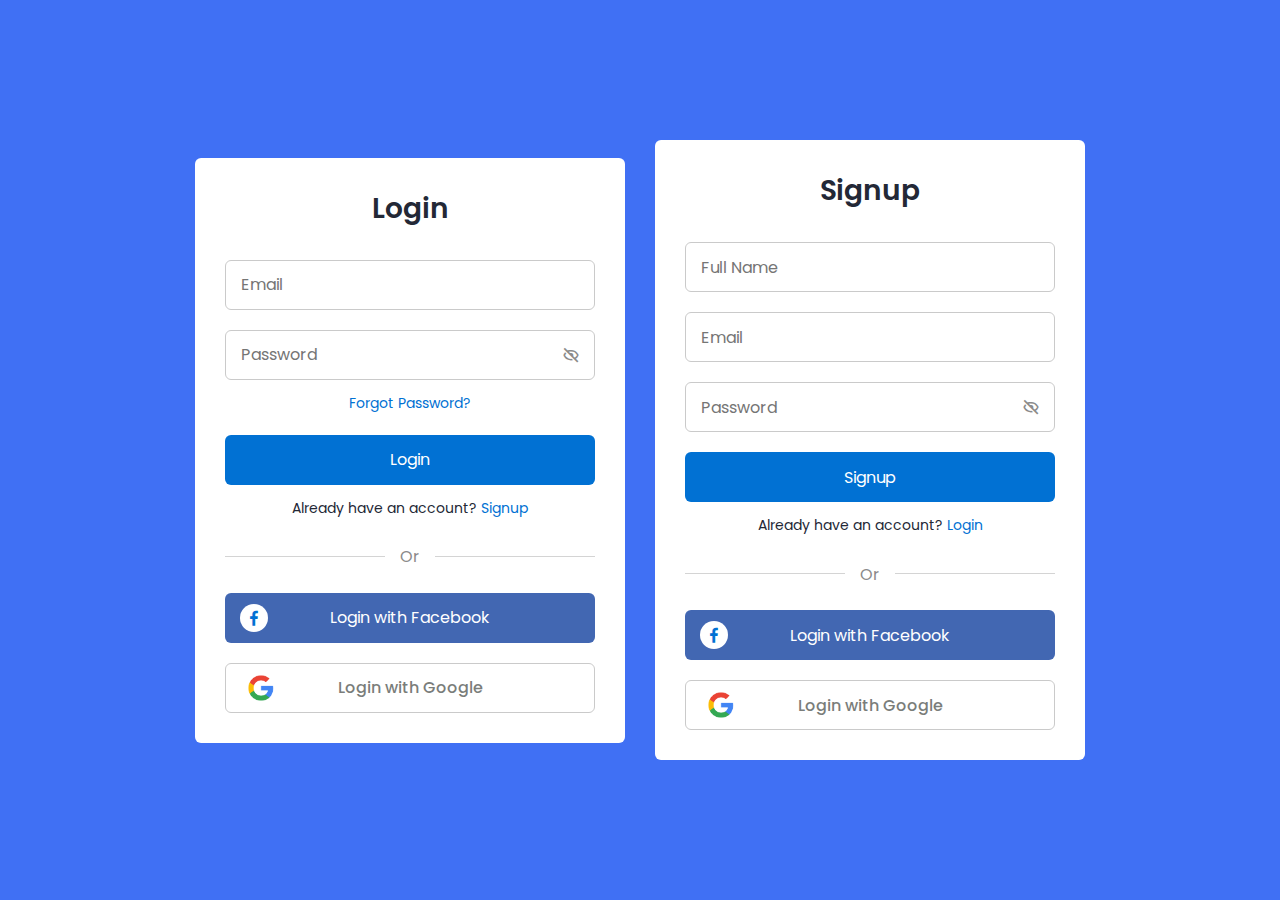
<file: Web Task 1/index.html>
<!DOCTYPE html>
<html lang="en">
<head>
    <meta charset="UTF-8">
    <meta http-equiv="X-UA-Compatible" content="IE=edge">
    <meta name="viewport" content="width=device-width, initial-scale=1.0">
    <title>Responsive Login and Signup Form</title>

    <link rel="stylesheet" href="css/styles.css">

    <link href='https://unpkg.com/boxicons@2.1.4/css/boxicons.min.css' rel='stylesheet'>

</head>
<body>
    <section class="container forms">
        <div class="form login">
            <div class="form-content">
                <header>Login</header>

                <form action="#">
                    <div class="field input-field">
                        <input type="email" placeholder="Email" class="input">
                    </div>

                    <div class="field input-field">
                        <input type="password" placeholder="Password" class="password">
                        <i class='bx bx-hide eye-icon'></i>
                    </div>

                    <div class="form-link">
                        <a href="#" class="forgot-pass">Forgot Password?</a>
                    </div>

                    <div class="field button-field">
                        <button>Login</button>
                    </div>

                </form>
                <div class="form-link">
                    <span>Already have an account? <a href="#" class="link signup-link">Signup</a></span>
                </div>
            </div>

            <div class="line"></div>

            <div class="media-options">
                <a href="#" class="field facebook">
                    <i class='bx bxl-facebook facebook-icon'></i>
                    <span>Login with Facebook</span>
                </a>
            </div>

            <div class="media-options">
                <a href="#" class="field google">
                    <img class="google-img" src="image/google1.png" alt="">
                    <span>Login with Google</span>
                </a>
            </div>
        </div>

        <!-- Signup Form -->

        <div class="form signup">
            <div class="form-content">
                <header>Signup</header>

                <form action="#">
                    <div class="field input-field">
                        <input type="text" placeholder="Full Name" class="input">
                    </div>

                    <div class="field input-field">
                        <input type="email" placeholder="Email" class="input">
                    </div>

                    <div class="field input-field">
                        <input type="password" placeholder="Password" class="password">
                        <i class='bx bx-hide eye-icon'></i>
                    </div>


                    <div class="field button-field">
                        <button>Signup</button>
                    </div>

                </form>
                <div class="form-link">
                    <span>Already have an account? <a href="#" class="link login-link">Login</a></span>
                </div>
            </div>

            <div class="line"></div>

            <div class="media-options">
                <a href="#" class="field facebook">
                    <i class='bx bxl-facebook facebook-icon'></i>
                    <span>Login with Facebook</span>
                </a>
            </div>

            <div class="media-options">
                <a href="#" class="field google">
                    <img class="google-img" src="image/google1.png" alt="">
                    <span>Login with Google</span>
                </a>
            </div>
        </div>
    </section>
    
    <script src="script.js"></script>
</body>
</html>
</file>
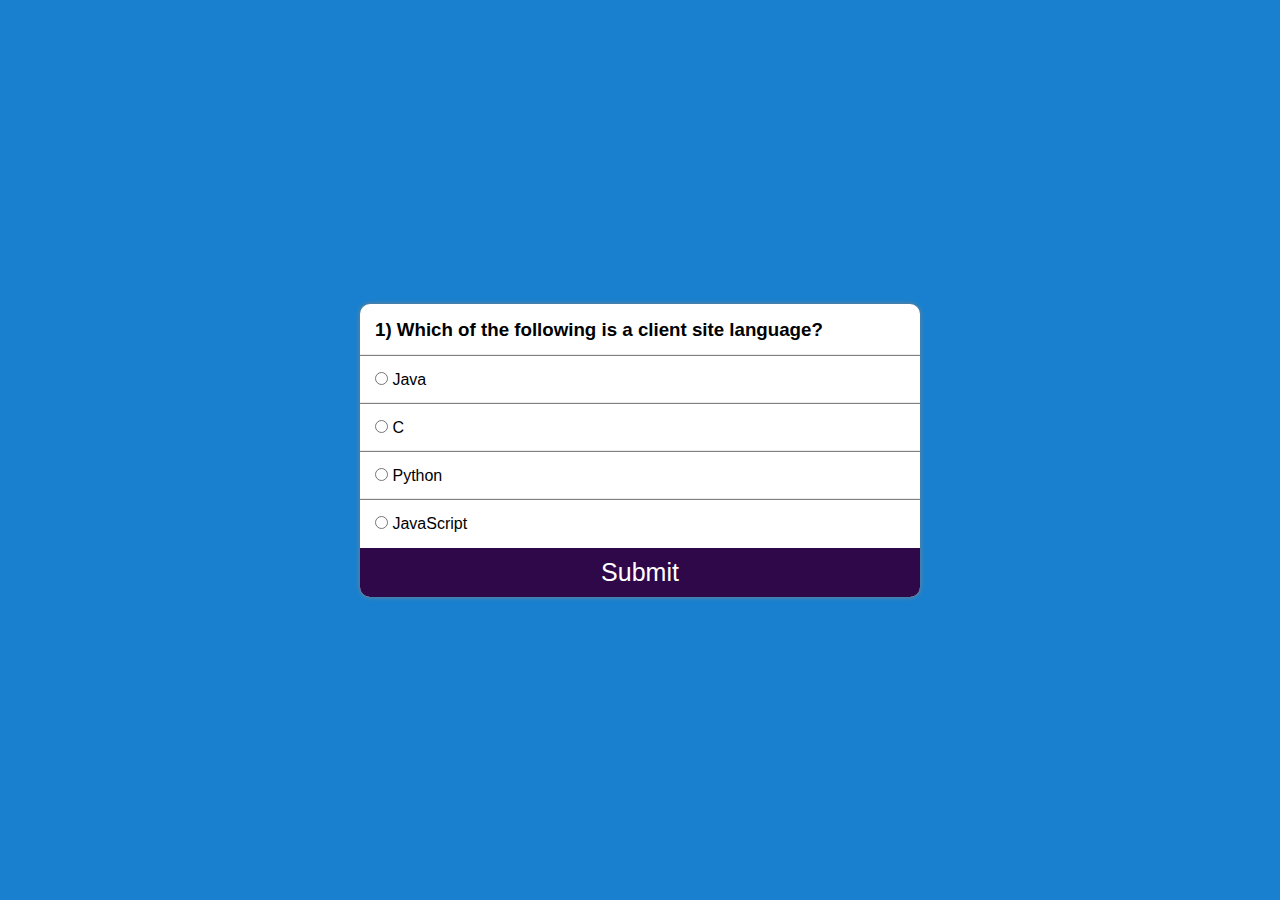
<file: Web Task 2/index.html>
<!DOCTYPE html>
<html lang="en">

<head>
    <meta charset="UTF-8">
    <meta http-equiv="X-UA-Compatible" content="IE=edge">
    <meta name="viewport" content="width=device-width, initial-scale=1.0">
    <title>Document</title>
    <link rel="stylesheet" href="css/styles.css" />
</head>

<body>
    <section class="main">

        <div class="container">
            <div class="col">
                <h3 id="questionBox">
                    1) Lorem ipsum dolor sit amet, consectetur adipisicing elit Debitis?
                </h3>
            </div>
            <div class="col box">
                <input name="option" type="radio" id="first" value="a" required>
                <label for="first">Testing 1</label>
            </div>
            <div class="col box">
                <input name="option" type="radio" id="second" value="b" required>
                <label for="second">Testing 2</label>
            </div>
            <div class="col box">
                <input name="option" type="radio" id="third" value="c" required>
                <label for="third">Testing 3</label>
            </div>
            <div class="col box">
                <input name="option" type="radio" id="fourth" value="d" required>
                <label for="fourth">Testing 4</label>
            </div>
            <button id="submit">Submit</button>
        </div>

    </section>
    <script src="app.js"></script>
</body>

</html>
</file>
<file: Web Task 1/css/styles.css>
@import url('https://fonts.googleapis.com/css2?family=Poppins:wght@300;400;600;700&display=swap');

*{
    margin: 0;
    padding: 0;
    box-sizing: border-box;
    font-family: 'Poppins', sans-serif;
}

.container{
    height: 100vh;
    width: 100%;
    display: flex;
    align-items: center;
    justify-content: center;
    background-color: #4070f4;
    column-gap: 30px;
}

.form{
    max-width: 430px;
    width: 100%;
    padding: 30px;
    border-radius: 6px;
    background-color: #fff;
}

header{
    font-size: 28px;
    font-weight: 600;
    color:#232836;
    text-align: center;
}

form{
    margin-top: 30px;
}

.form .field{
    position: relative;
    height: 50px;
    width: 100%;
    margin-top: 20px;
    border-radius: 6px;
}

.field input , .field button{
    height: 100%;
    width: 100%;
    border: none;
    font-size: 16px;
    font-weight: 400;
    border-radius: 6px;
} 

.field input{
    outline: none;
    padding: 0 15px;
    border: 1px solid#cacaca;
}

.field input:focus{
    border-bottom-width: 2px;
}

.eye-icon{
    position: absolute;
    top: 50%;
    right: 10px;
    transform: translateY(-50%);
    font-size: 18px;
    color: #8b8b8b;
    cursor: pointer;
    padding: 5px;
}

.field button{
    color:#fff;
    background-color: #0171d3;
    transition: all 0.3s ease;
    cursor: pointer;
}

.field button:hover{
    background-color: #016dcb;
}

.form-link{
    text-align: center;
    margin-top: 10px;
}

.form-link span,
.form-link a{
    font-size: 14px;
    font-weight: 400;
    color: #232836;
}

.form a{
    color: #0171d3;
    text-decoration: none;
}

.form-content a:hover{
    text-decoration: underline;
}

.line{
    position: relative;
    height: 1px;
    width: 100%;
    margin: 36px 0;
    background-color: #d4d4d4;
}

.line::before{
    content: 'Or';
    position: absolute;
    top:50%;
    left: 50%;
    transform: translate(-50%, -50%);
    background-color: #fff;
    color: #8b8b8b;
    padding: 0 15px;
}

.media-options a{
    display: flex;
    align-items: center;
    justify-content: center;
}

a.facebook{
    color: #fff;
    background-color:#4267b2 ;
}

a.facebook .facebook-icon{
    height: 28px;
    width: 28px;
    color: #0171d3;
    font-size: 20px;
    border-radius: 50%;
    display: flex;
    align-items: center;
    justify-content: center;
    background-color: #fff;
}

.facebook-icon,
img.google-img {
    position: absolute;
    top: 50%;
    left: 15px;
    transform:translateY(-50%);
}

img.google-img{
    height: 40px;
    width: 40px;
    object-fit: cover;
}

a.google{
    border: 1px solid #cacaca;
}

a.google span{
    font-weight: 500;
    opacity: 0.6;
    color:#232823
}

@media screen and (max-width:400px) {
    .form{
        padding: 15px 10px;
    }
    
}
</file>
<file: Web Task 2/css/styles.css>
@import url('https://fonts.googleapis.com/css2?family=Roboto:wght@300&display=swap');

* {
    padding: 0;
    margin: 0;
    box-sizing: border-box;
    font-family: 'Poppins', sans-serif;
}

.main {
    width: 100%;
    height: 100vh;
    display: flex;
    justify-content: center;
    align-items: center;
    background-color: rgb(24, 128, 207);
}

.container {
    width: 35rem;
    box-shadow: 0px 0px 5px grey;
    display: flex;
    background-color: white;
    border-radius: 10px;
    overflow: hidden;
    flex-direction: column;
}

.col {
    text-align: justify;
    padding: 15px;
    width: 95%;
}

#submit {
    width: 100%;
    background-color: rgb(47, 8, 73);
    transition: 0.5s;
    color: white;
    outline: none;
    border: none;
    font-size: 25px;
    display: block;
    padding: 10px;
    cursor: pointer;
}

#submit:hover {
    background-color: rgb(34, 6, 53);
}

.box {
    box-shadow: 0px -1px 1px grey;
    width: 100%;
}
</file>
